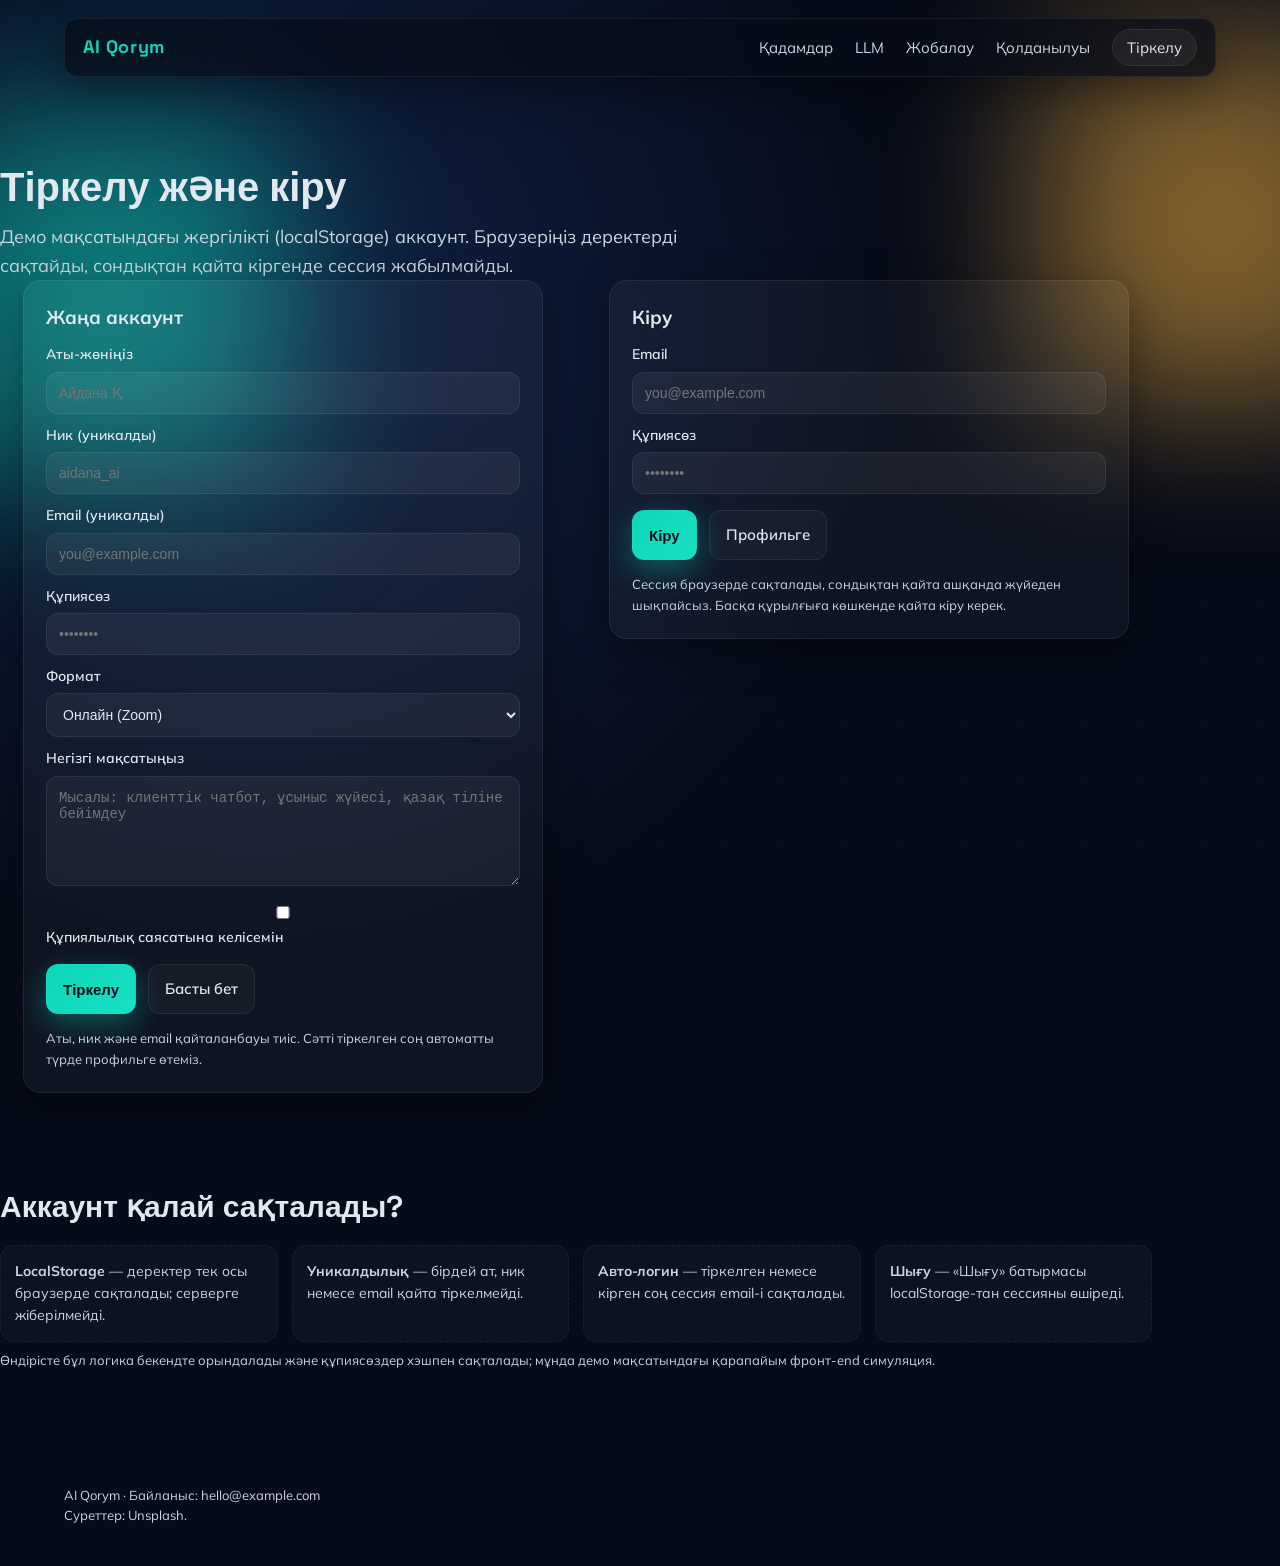
<file: profile.html>
﻿<!DOCTYPE html>
<html lang="kk">
<head>
  <meta charset="UTF-8">
  <meta name="viewport" content="width=device-width, initial-scale=1">
  <title>Профиль · AI Qorym</title>
  <link rel="preconnect" href="https://fonts.googleapis.com">
  <link rel="preconnect" href="https://fonts.gstatic.com" crossorigin>
  <link href="https://fonts.googleapis.com/css2?family=Space+Grotesk:wght@400;500;600;700&family=Mulish:wght@400;500;600;700&display=swap" rel="stylesheet">
  <link rel="stylesheet" href="style.css">
</head>
<body>
  <div class="bg-grid"></div>
  <div class="bg-glow one"></div>
  <div class="bg-glow two"></div>

  <header class="nav container">
    <div class="logo">AI Qorym</div>
    <nav>
      <a href="index.html#pipeline">Қадамдар</a>
      <a href="index.html#build">Жобалау</a>
      <a href="index.html#use">Қолданылуы</a>
      <a class="pill" id="accountLink" href="profile.html">Профиль</a>
    </nav>
  </header>

  <main class="container section fade">
    <h1>Профиль</h1>
    <p class="lead">Тіркелу немесе кіру кезінде берген деректеріңіз. Бұл бет localStorage-тен оқылады; серверге жіберілмейді.</p>

    <div id="profileBox" class="card" style="margin-top:14px"></div>

    <div class="hero-actions" style="margin-top:18px">
      <a class="btn ghost" href="index.html">Басты бет</a>
      <button class="btn primary" id="logoutBtn">Шығу</button>
    </div>

    <div class="list" style="margin-top:18px">
      <div class="list-item"><strong>Сессия</strong> — email бойынша сақталады, сондықтан бет жабылса да күй сақталады.</div>
      <div class="list-item"><strong>Құпиясөз</strong> — демо үшін мәтіндік түрде; өндірісте хэш қолданыңыз.</div>
      <div class="list-item"><strong>Өшіру</strong> — шығу түймесі сессияны ғана тазалайды; толық жоюға localStorage-ты тазалаңыз.</div>
    </div>
  </main>

  <footer class="container footer">
    <div>AI Qorym · 2026</div>
    <div>Сұрақтар: hello@example.com</div>
  </footer>

  <script src="script.js"></script>
</body>
</html>
</file>
<file: style.css>
﻿:root {
  --bg:#060b19;
  --bg2:#0b142d;
  --card:rgba(255,255,255,0.04);
  --border:rgba(255,255,255,0.07);
  --text:#e2e8f0;
  --muted:#cbd5e1;
  --accent:#0dd6b8;
  --accent2:#f6b340;
  --shadow:0 12px 40px rgba(0,0,0,0.35);
  --radius:18px;
  font-family:'Mulish', system-ui, -apple-system, sans-serif;
}
*{box-sizing:border-box;margin:0;padding:0}
body{
  background:radial-gradient(circle at 20% 20%, #102347 0, #060b19 40%), radial-gradient(circle at 80% 0%, #0f2b4f 0, #060b19 45%), linear-gradient(135deg, #061024, #0b142d 70%);
  color:var(--text);
  min-height:100vh;
  line-height:1.6;
  overflow-x:hidden;
}
.container{width:min(1200px,90vw);margin:0 auto;position:relative;z-index:1}
.nav{position:sticky;top:18px;z-index:9;display:flex;align-items:center;justify-content:space-between;padding:14px 18px;margin:16px auto;background:rgba(8,12,24,0.72);backdrop-filter:blur(16px);border:1px solid var(--border);border-radius:14px;box-shadow:var(--shadow)}
.nav .logo{font-family:'Space Grotesk',sans-serif;font-weight:700;letter-spacing:0.6px;color:var(--accent);font-size:18px}
.nav a{color:var(--muted);text-decoration:none;margin-left:18px;font-size:15px;transition:0.2s}
.nav a:hover{color:var(--text)}
.nav .pill{padding:8px 14px;border:1px solid var(--border);border-radius:999px;color:var(--text);background:rgba(255,255,255,0.05)}
.section{margin:90px 0}
.hero-grid{display:grid;grid-template-columns:repeat(auto-fit,minmax(320px,1fr));gap:34px;align-items:center}
.pill-badge{display:inline-block;padding:8px 14px;border-radius:999px;background:rgba(13,214,184,0.12);color:var(--accent);border:1px solid rgba(13,214,184,0.3);font-weight:600;font-size:13px;letter-spacing:0.3px}
h1{font-family:'Space Grotesk',sans-serif;font-size:40px;line-height:1.15;margin:16px 0 12px}
h2{font-family:'Space Grotesk',sans-serif;font-size:30px;margin-bottom:12px}
p.lead{color:var(--muted);font-size:18px;max-width:740px}
.hero-actions{margin:18px 0 14px;display:flex;gap:12px;flex-wrap:wrap}
.btn{display:inline-flex;align-items:center;gap:8px;padding:12px 16px;border-radius:12px;font-weight:600;text-decoration:none;border:1px solid transparent;transition:0.2s;font-size:15px}
.btn.primary{background:linear-gradient(135deg,var(--accent),#17e0c4);color:#04101c;box-shadow:0 10px 30px rgba(13,214,184,0.35)}
.btn.ghost{border:1px solid var(--border);color:var(--text);background:rgba(255,255,255,0.03)}
.btn:hover{transform:translateY(-1px)}
.chips{display:flex;flex-wrap:wrap;gap:12px;margin-top:12px}
.chip{padding:10px 12px;border:1px solid var(--border);border-radius:12px;background:rgba(255,255,255,0.04);color:var(--muted);font-size:14px}
.chip strong{display:block;color:var(--text);font-size:15px}
.hero-card{position:relative}
.glass{background:var(--card);border:1px solid var(--border);border-radius:20px;overflow:hidden;box-shadow:var(--shadow)}
.glass img{width:100%;height:280px;object-fit:cover;display:block}
.stack{list-style:none;padding:18px;background:rgba(0,0,0,0.35);backdrop-filter:blur(12px);border-top:1px solid var(--border);display:grid;gap:8px}
.stack li{padding:10px 12px;border-radius:12px;background:rgba(255,255,255,0.05);border:1px solid var(--border);font-size:14px}
.grid-3{display:grid;grid-template-columns:repeat(auto-fit,minmax(240px,1fr));gap:18px;margin-top:24px}
.card{background:var(--card);border:1px solid var(--border);border-radius:18px;padding:18px;box-shadow:var(--shadow);position:relative;overflow:hidden}
.card h3{font-size:18px;margin-bottom:8px;font-family:'Space Grotesk',sans-serif}
.card p{color:var(--muted);font-size:14.5px}
.tag{display:inline-block;padding:6px 10px;border-radius:10px;background:rgba(246,179,64,0.12);color:var(--accent2);border:1px solid rgba(246,179,64,0.4);font-size:12px;margin-bottom:10px}
.timeline ol{list-style:none;counter-reset:step;display:grid;grid-template-columns:repeat(auto-fit,minmax(260px,1fr));gap:16px}
.timeline li{counter-increment:step;background:var(--card);border:1px solid var(--border);border-radius:16px;padding:16px 16px 16px 60px;position:relative;min-height:120px;box-shadow:var(--shadow)}
.timeline li::before{content:counter(step);position:absolute;left:16px;top:16px;width:32px;height:32px;border-radius:10px;background:linear-gradient(135deg,var(--accent),#18e8cc);color:#04101c;font-weight:700;display:grid;place-items:center;box-shadow:0 8px 20px rgba(13,214,184,0.3)}
.timeline li h4{font-size:16px;margin-bottom:6px;font-family:'Space Grotesk',sans-serif}
.timeline li p{color:var(--muted);font-size:14px}
.gallery{display:grid;grid-template-columns:repeat(auto-fit,minmax(240px,1fr));gap:14px}
.gallery figure{position:relative;overflow:hidden;border-radius:14px;border:1px solid var(--border);background:var(--card);box-shadow:var(--shadow)}
.gallery img{width:100%;height:220px;object-fit:cover;transition:0.4s ease;display:block}
.gallery figcaption{position:absolute;left:0;right:0;bottom:0;padding:12px;background:linear-gradient(180deg,transparent,rgba(0,0,0,0.6));color:#f8fafc;font-size:14px}
.gallery figure:hover img{transform:scale(1.04)}
.list{display:grid;grid-template-columns:repeat(auto-fit,minmax(260px,1fr));gap:14px;margin-top:14px}
.list-item{padding:14px;border-radius:14px;border:1px dashed var(--border);background:rgba(255,255,255,0.03);color:var(--muted);font-size:14px}
details{border:1px solid var(--border);border-radius:14px;padding:14px 16px;background:rgba(255,255,255,0.03);box-shadow:var(--shadow)}
details summary{cursor:pointer;font-weight:600;color:var(--text);font-size:15px}
details[open]{border-color:rgba(13,214,184,0.4)}
details p{margin-top:8px;color:var(--muted);font-size:14px}
.cta{padding:24px;border-radius:20px;border:1px solid var(--border);background:linear-gradient(135deg,rgba(13,214,184,0.12),rgba(246,179,64,0.12));box-shadow:var(--shadow);text-align:center}
.cta h2{margin-bottom:8px}
.cta p{color:var(--muted)}
.footer{padding:24px 0 40px;color:var(--muted);font-size:13px}
.footer a{color:var(--accent)}
code,pre{background:rgba(255,255,255,0.05);border:1px solid var(--border);border-radius:12px;color:#e0f2fe;font-family:"SFMono-Regular",Consolas,"Liberation Mono",Menlo,monospace;font-size:13px}
pre{padding:14px;overflow-x:auto}
.bg-grid{position:fixed;inset:0;background-image:linear-gradient(rgba(255,255,255,0.02) 1px, transparent 1px),linear-gradient(90deg, rgba(255,255,255,0.02) 1px, transparent 1px);background-size:60px 60px;opacity:0.35;pointer-events:none;z-index:0}
.bg-glow{position:fixed;filter:blur(80px);opacity:0.5;z-index:0}
.bg-glow.one{width:360px;height:360px;left:-80px;top:120px;background:#0dd6b8}
.bg-glow.two{width:360px;height:360px;right:-120px;top:40px;background:#f6b340}
.fade{opacity:0;transform:translateY(16px);transition:0.6s ease}
.fade.show{opacity:1;transform:none}
.two-col{display:grid;grid-template-columns:repeat(auto-fit,minmax(320px,1fr));gap:20px;align-items:start}
.badge-line{display:flex;gap:10px;flex-wrap:wrap;margin:8px 0 14px}
.badge{padding:6px 10px;border-radius:10px;background:rgba(255,255,255,0.05);border:1px solid var(--border);font-size:13px;color:var(--muted)}
.table{width:100%;border-collapse:collapse;margin-top:10px;font-size:14px;color:var(--muted)}
.table th,.table td{border:1px solid var(--border);padding:10px;text-align:left}
.table th{color:var(--text);background:rgba(255,255,255,0.05)}
.form-card{max-width:520px;margin:0 auto;background:var(--card);border:1px solid var(--border);padding:22px;border-radius:18px;box-shadow:var(--shadow)}
label{display:block;margin:10px 0 6px;font-weight:600;color:var(--text);font-size:14px}
input,textarea,select{width:100%;padding:12px;border-radius:12px;border:1px solid var(--border);background:rgba(255,255,255,0.05);color:var(--text);font-size:14px}
textarea{min-height:110px;resize:vertical}
.form-note{color:var(--muted);font-size:13px;margin-top:8px}
small{color:var(--muted)}
.auth-grid{display:grid;grid-template-columns:repeat(auto-fit,minmax(320px,1fr));gap:20px;align-items:start}
.alert{margin-top:10px;padding:10px 12px;border-radius:12px;font-size:14px;border:1px solid var(--border);background:rgba(255,255,255,0.04)}
.alert.success{border-color:rgba(13,214,184,0.4);color:var(--text)}
.alert.error{border-color:rgba(255,87,87,0.4);color:#fecdd3;background:rgba(255,87,87,0.08)}
.profile-grid{display:grid;grid-template-columns:repeat(auto-fit,minmax(260px,1fr));gap:14px}
.info-box{padding:14px;border-radius:14px;border:1px solid var(--border);background:rgba(255,255,255,0.03);color:var(--muted);font-size:14px}
.info-box strong{color:var(--text)}
.meta{font-size:13px;color:var(--muted)}
.mask{letter-spacing:2px}
@media(max-width:720px){
  h1{font-size:32px}
  .nav{flex-wrap:wrap;gap:10px}
  .nav a{margin-left:10px}
}
</file>
